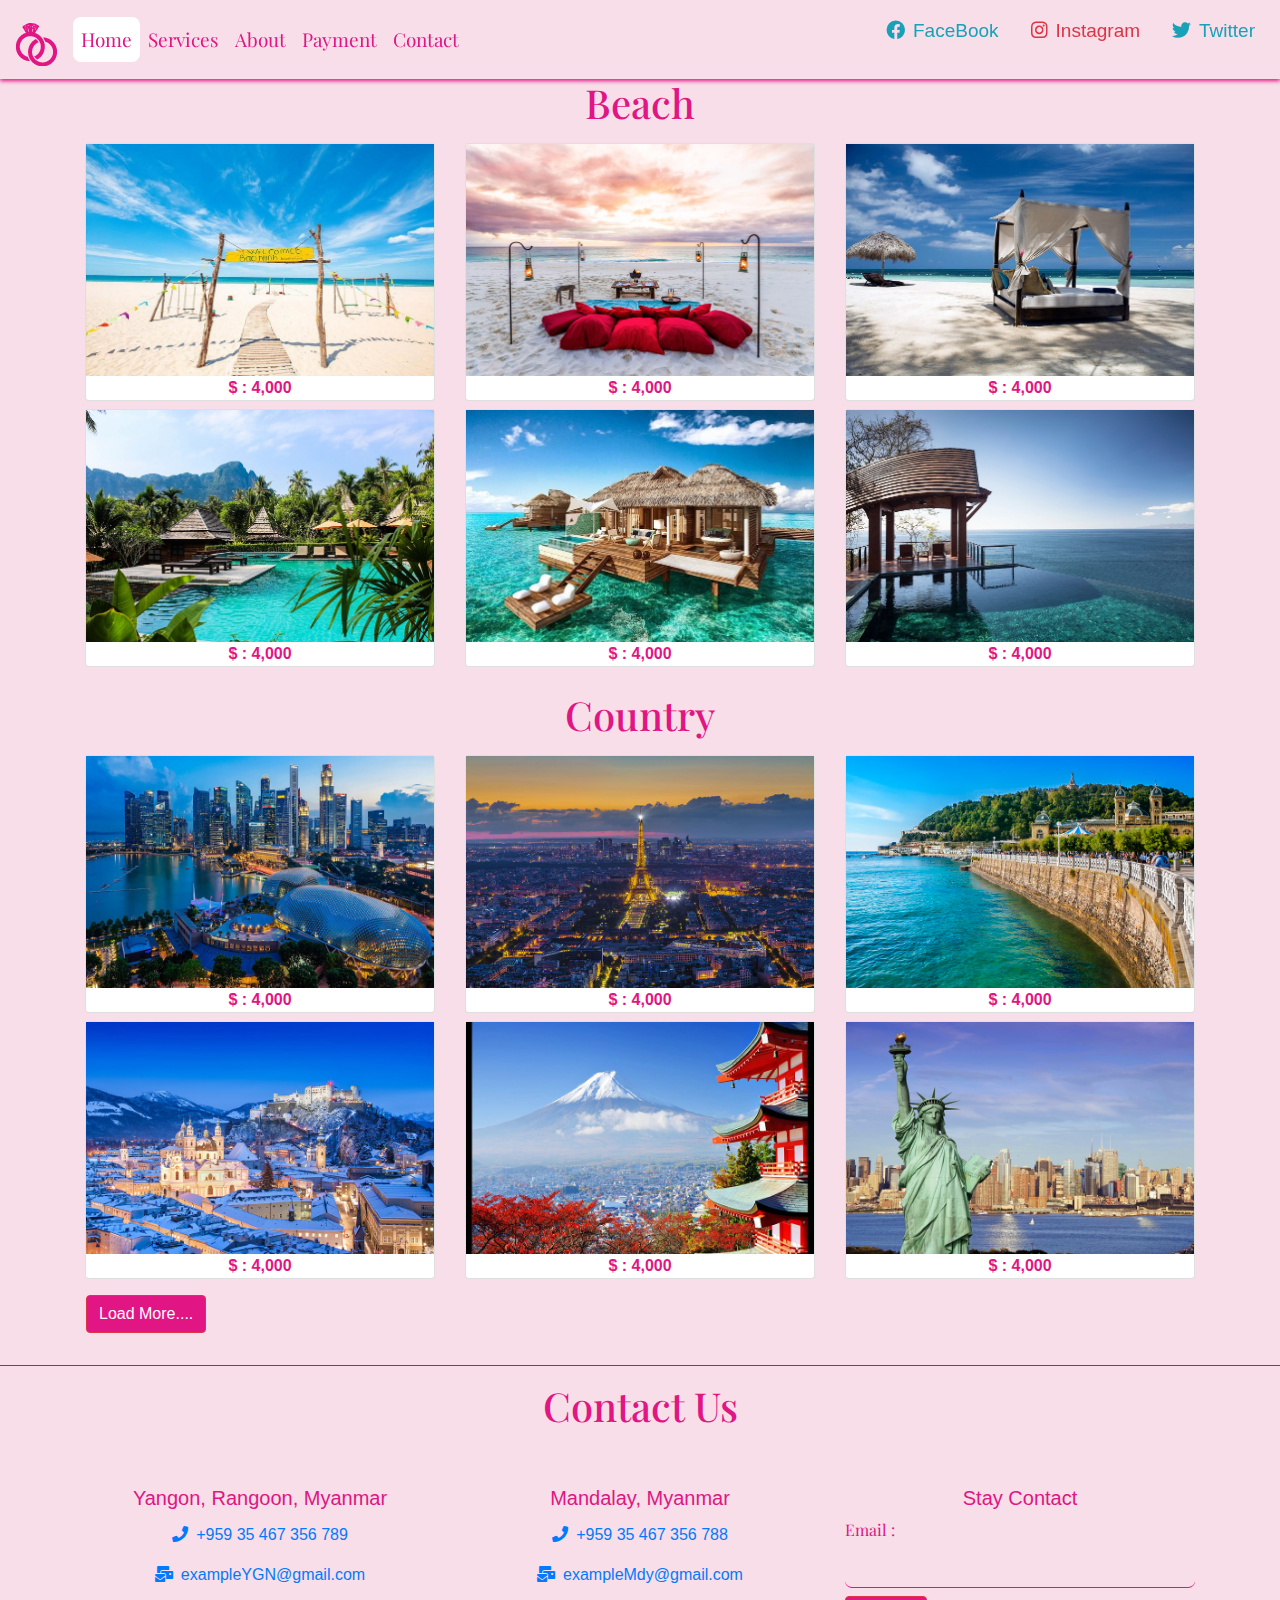
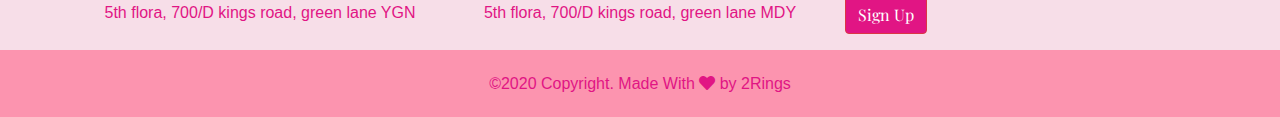
<file: honeymoon.html>
<!DOCTYPE html>
<html lang="en">
<head>
	<meta charset="UTF-8">	
	<meta name="viewport" content="width=device-width,initial-scale=1">
	<title>2Rings</title>
	<link rel="stylesheet" href="library/bootstrap/bootstrap.min.css">
	<link rel="stylesheet" href="library/fontawesome/fontawesome-all.min.css">
	<link rel="preconnect" href="https://fonts.gstatic.com">
	<link href="https://fonts.googleapis.com/css2?family=Playfair+Display:ital@1&display=swap" rel="stylesheet">
	<link rel="stylesheet" href="css/style.css">
	<link rel="shourtcut icon" href="images/logo.png">
</head>
<body>

	<!-- navbar starts -->
		<nav class="navbar sticky-top navbar-expand-lg navbar-light">
		  <button class="navbar-toggler" type="button" data-toggle="collapse" data-target="#navbarSupportedContent" aria-controls="navbarSupportedContent" aria-expanded="false" aria-label="Toggle navigation">
		    <span class="navbar-toggler-icon"></span>
		  </button>
		  <a class="navbar-brand font-ca font-size-35 text-ma" href="#"><img src="images/logo.png" alt=""></a>

		  <div class="collapse navbar-collapse" id="navbarSupportedContent">
		    <ul class="navbar-nav mr-auto">
		      <li class="nav-item current">
		        <a class="nav-link text-center font-ca font-size-19 text-ma" href="index.html">Home  <span class="sr-only">(current)</span></a>
		      </li>
		      <li class="nav-item">
		        <a class="nav-link text-center font-ca font-size-19 text-ma" href="#services">Services</a>
		      </li>
		      <li class="nav-item">
		        <a class="nav-link text-center font-ca font-size-19 text-ma" href="#about">About</a>
		      </li>
		      <li class="nav-item">
		        <a class="nav-link text-center font-ca font-size-19 text-ma" href="#card-wrap">Payment</a>
		      </li>
		      <li class="nav-item">
		        <a class="nav-link text-center font-ca font-size-19 text-ma" href="#contact-wrap">Contact</a>
		      </li>
		    </ul>
		     
		    	<ul class="nav1">
		    		<div class="row">
		    		<li class="nav-item1">
		    			<a href="#" class="nav-link1 text-info font-size-19 mr-4"><i class="fab fa-facebook px-2"></i>FaceBook</a>
		    		</li>
		    		<li class="nav-item1">
		    			<a href="#" class="nav-link1 text-danger font-size-19 mr-4"><i class="fab fa-instagram px-2"></i>Instagram</a>
		    		</li>
		    		<li class="nav-item1">
		    			<a href="#" class="nav-link1 text-info font-size-19 mr-4"><i class="fab fa-twitter px-2"></i>Twitter</a>
		    		</li>
		    		</div>
		    	</ul>
		  </div>
		</nav>


	<!-- honeymoon start -->
		<section id="honeymoon">
		<div class="container">
			<h1 class="text-center font-ca text-ma">Beach</h1>
			<div class="row">
				<div class="col-md-4">
					<div class="card mt-2">
						<div class="card-item">
							<img src="images/beach.jpg" alt="" class="img img-fluid">
							<div class="text-center text-ma"><b>$ : 4,000</b></div>
							<div class="overlay">
							    <div class="text">Beach U.S.A</div>
							  </div>
						</div>
					</div>
				</div>
				<div class="col-md-4">
					<div class="card mt-2">
						<div class="card-item">
							<img src="images/beach1.jpg" alt="" class="img img-fluid">
							<div class="text-center text-ma"><b>$ : 4,000</b></div>
							<div class="overlay">
							    <div class="text">Beach France</div>
							  </div>
						</div>
					</div>
				</div>
				<div class="col-md-4">
					<div class="card mt-2">
						<div class="card-item">
							<img src="images/beach2.jpg" alt="" class="img img-fluid">
							<div class="text-center text-ma"><b>$ : 4,000</b></div>
							<div class="overlay">
							    <div class="text">Beach Italy</div>
							  </div>
						</div>
					</div>
				</div>
		</div>

		
			<div class="row">
				<div class="col-md-4">
					<div class="card mt-2">
						<div class="card-item">
							<img src="images/beach3.jpg" alt="" class="img img-fluid">
							<div class="text-center text-ma"><b>$ : 4,000</b></div>
							<div class="overlay">
							    <div class="text">Beach Myanmar</div>
							  </div>
						</div>
					</div>
				</div>
				<div class="col-md-4">
					<div class="card mt-2">
						<div class="card-item">
							<img src="images/beach4.jpg" alt="" class="img img-fluid">
							<div class="text-center text-ma"><b>$ : 4,000</b></div>
							<div class="overlay">
							    <div class="text">Beach Thailand</div>
							  </div>
						</div>
					</div>
				</div>
				<div class="col-md-4">
					<div class="card mt-2">
						<div class="card-item">
							<img src="images/beach5.jfif" alt="" class="img img-fluid">
							<div class="text-center text-ma"><b>$ : 4,000</b></div>
							<div class="overlay">
							    <div class="text">Beach Mexico</div>
							  </div>
						</div>
					</div>
				</div>
		</div>
		</section>


	<!-- honeymoon-country start -->
		<section id="honeymoon-country">
		<div class="container mt-3">
			<h1 class="text-center font-ca text-ma mt-4">Country</h1>
			<div class="row">
				<div class="col-md-4">
					<div class="card mt-2">
						<div class="card-item">
							<img src="images/country.jpg" alt="" class="img img-fluid">
							<div class="text-center text-ma"><b>$ : 4,000</b></div>
							<div class="overlay">
							    <div class="text">Dubai</div>
							  </div>
						</div>
					</div>
				</div>
				<div class="col-md-4">
					<div class="card mt-2">
						<div class="card-item">
							<img src="images/country1.jpg" alt="" class="img img-fluid">
							<div class="text-center text-ma"><b>$ : 4,000</b></div>
							<div class="overlay">
							    <div class="text">France</div>
							  </div>
						</div>
					</div>
				</div>
				<div class="col-md-4">
					<div class="card mt-2">
						<div class="card-item">
							<img src="images/country2.jpg" alt="" class="img img-fluid">
							<div class="text-center text-ma"><b>$ : 4,000</b></div>
							<div class="overlay">
							    <div class="text">Italy</div>
							  </div>
						</div>
					</div>
				</div>
		</div>

		
			<div class="row">
				<div class="col-md-4">
					<div class="card mt-2">
						<div class="card-item">
							<img src="images/country3.jpg" alt="" class="img img-fluid">
							<div class="text-center text-ma"><b>$ : 4,000</b></div>
							<div class="overlay">
							    <div class="text">New Zealand</div>
							  </div>
						</div>
					</div>
				</div>
				<div class="col-md-4">
					<div class="card mt-2">
						<div class="card-item">
							<img src="images/country4.jpg" alt="" class="img img-fluid">
							<div class="text-center text-ma"><b>$ : 4,000</b></div>
							<div class="overlay">
							    <div class="text">Japan</div>
							  </div>
						</div>
					</div>
				</div>
				<div class="col-md-4">
					<div class="card mt-2">
						<div class="card-item">
							<img src="images/country5.jpg" alt="" class="img img-fluid">
							<div class="text-center text-ma"><b>$ : 4,000</b></div>
							<div class="overlay">
							    <div class="text">USA</div>
							  </div>
						</div>
					</div>
				</div>
				<button class="btn btn-outline-danger bg-ma mb-3 mt-3 ml-3">Load More....</button>
		</div>
		</section>
		<hr  style="background-color: #e11584;">




	<!-- contact us start -->
		<section class="container" id="contact-wrap">
			<h1 class="text-center text-ma mt-3 font-ca">Contact Us</h1>
			<div class="row">
				<div class="col-md-4 mt-5">
					<h5 class="text-center text-ma">Yangon, Rangoon, Myanmar</h5>
					<p class="text-center text-pink"><i class="fas fa-phone text-primary mt-2 pr-2"></i><a href="#">+959 35 467 356 789</a></p>
					<p class="text-center text-pink"><i class="	fas fa-mail-bulk text-primary pr-2"></i><a href="#">exampleYGN@gmail.com</a></p>
					<h6 class="text-center text-ma">5th flora, 700/D kings road,
					green lane YGN</h6>
				</div>

				<div class="col-md-4 mt-5">
					<h5 class="text-center text-ma">Mandalay, Myanmar</h5>
					<p class="text-center text-pink"><i class="fas fa-phone text-primary mt-2 pr-2"></i><a href="#">+959 35 467 356 788</a></p>
					<p class="text-center text-pink"><i class="	fas fa-mail-bulk text-primary pr-2"></i><a href="#">exampleMdy@gmail.com</a></p>
					<h6 class="text-center text-ma">5th flora, 700/D kings road,
					green lane MDY</h6>
				</div>

				<div class="col-md-4 mt-5">
					<h5 class="text-center text-ma">Stay Contact</h5>
					<label for="email1" class="text-ma font-ca">Email :</label>
					<input type="email" class="form-control btn-outline-danger text-ma" id="email1">
					<button class="btn btn-outline-danger mt-2 mb-3 font-ca">Sign Up</button>
				</div>
				
			</div>
		</section>


	<!-- footer section -->
			<footer class="wap">
	  					<div class="foot">
	  						<div class="container-fluid">
	  							<div class="row">
	  							<div class="col-12">
	  								<h6 class="mt-4 mb-4 text-center text-ma">&copy;2020 Copyright. Made With <i class="fas fa-heart text-ma"></i> by <span class="text-ma">2Rings</span></h6>
	  							</div>
	  						</div>
	  					</div>
	  				</div>
	  			</footer>


	<script src="library/bootstrap/jquery-3.4.1.slim.min.js"></script>
	<script src="library/bootstrap/popper.min.js"></script>
	<script src="library/bootstrap/bootstrap.min.js"></script>
	<script src="js/script.js"></script>
</body>
</html>
</file>
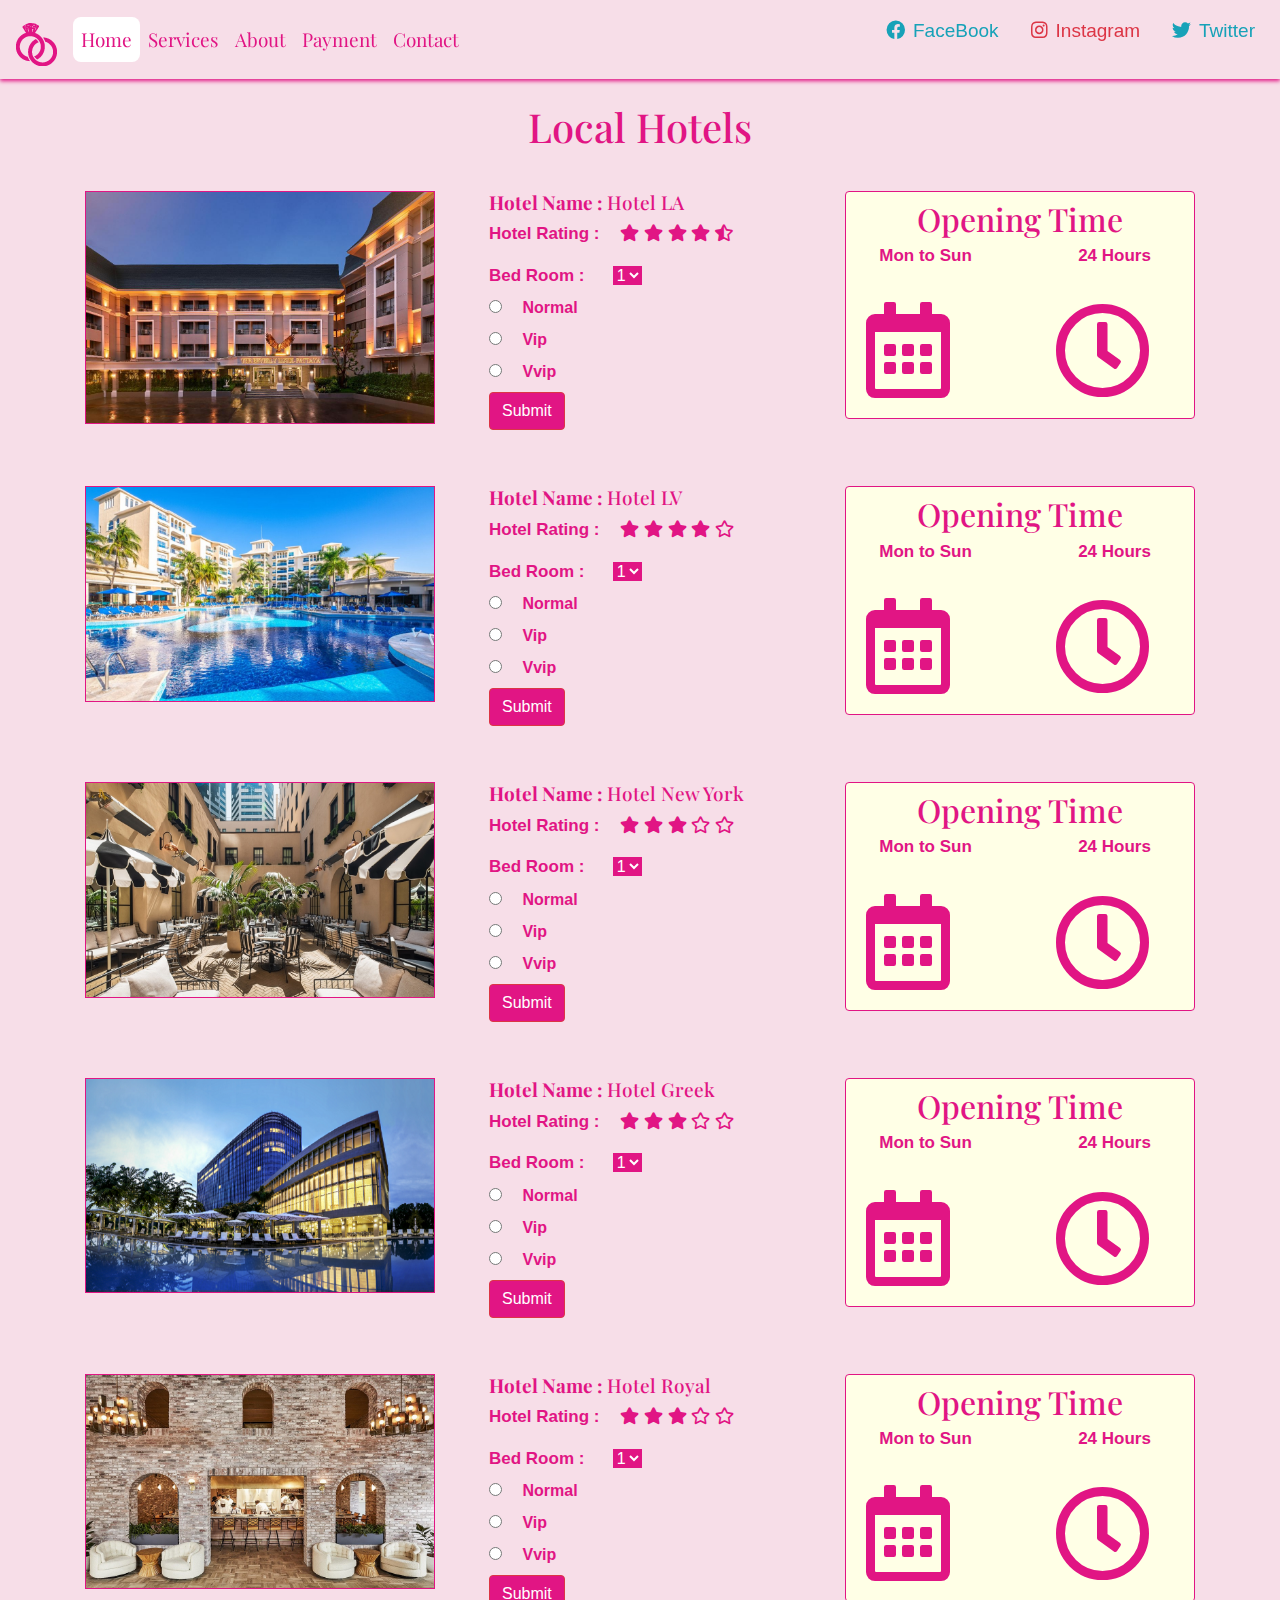
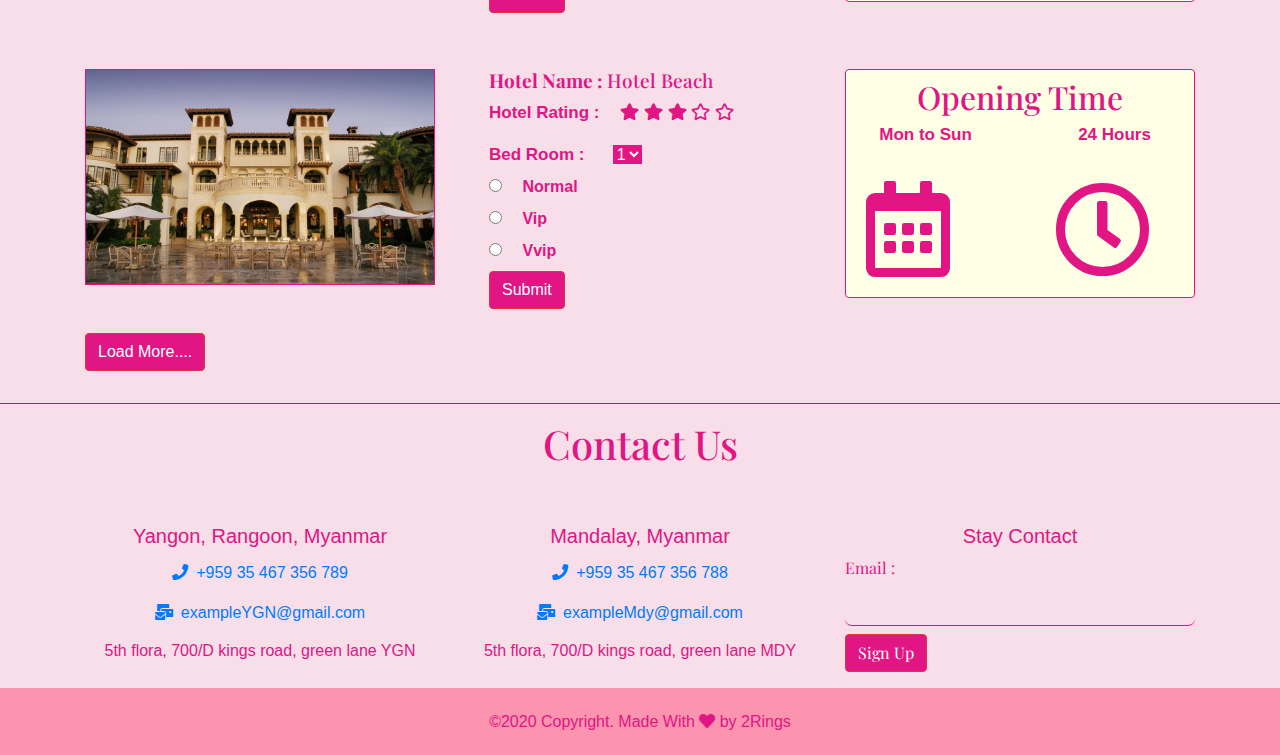
<file: hotels.html>
<!DOCTYPE html>
<html lang="en">
<head>
	<meta charset="UTF-8">	
	<meta name="viewport" content="width=device-width,initial-scale=1">
	<title>2Rings</title>
	<link rel="stylesheet" href="library/bootstrap/bootstrap.min.css">
	<link rel="stylesheet" href="library/fontawesome/fontawesome-all.min.css">
	<link rel="preconnect" href="https://fonts.gstatic.com">
	<link href="https://fonts.googleapis.com/css2?family=Playfair+Display:ital@1&display=swap" rel="stylesheet">
	<link rel="stylesheet" href="css/style.css">
	<link rel="shourtcut icon" href="images/logo.png">
</head>
<body>

	<!-- navbar starts -->
		<nav class="navbar sticky-top navbar-expand-lg navbar-light">
		  <button class="navbar-toggler" type="button" data-toggle="collapse" data-target="#navbarSupportedContent" aria-controls="navbarSupportedContent" aria-expanded="false" aria-label="Toggle navigation">
		    <span class="navbar-toggler-icon"></span>
		  </button>
		  <a class="navbar-brand font-ca font-size-35 text-ma" href="#"><img src="images/logo.png" alt=""></a>

		  <div class="collapse navbar-collapse" id="navbarSupportedContent">
		    <ul class="navbar-nav mr-auto">
		      <li class="nav-item current">
		        <a class="nav-link text-center font-ca font-size-19 text-ma" href="index.html">Home  <span class="sr-only">(current)</span></a>
		      </li>
		      <li class="nav-item">
		        <a class="nav-link text-center font-ca font-size-19 text-ma" href="#services">Services</a>
		      </li>
		      <li class="nav-item">
		        <a class="nav-link text-center font-ca font-size-19 text-ma" href="#about">About</a>
		      </li>
		      <li class="nav-item">
		        <a class="nav-link text-center font-ca font-size-19 text-ma" href="#card-wrap">Payment</a>
		      </li>
		      <li class="nav-item">
		        <a class="nav-link text-center font-ca font-size-19 text-ma" href="#contact-wrap">Contact</a>
		      </li>
		    </ul>
		     
		    	<ul class="nav1">
		    		<div class="row">
		    		<li class="nav-item1">
		    			<a href="#" class="nav-link1 text-info font-size-19 mr-4"><i class="fab fa-facebook px-2"></i>FaceBook</a>
		    		</li>
		    		<li class="nav-item1">
		    			<a href="#" class="nav-link1 text-danger font-size-19 mr-4"><i class="fab fa-instagram px-2"></i>Instagram</a>
		    		</li>
		    		<li class="nav-item1">
		    			<a href="#" class="nav-link1 text-info font-size-19 mr-4"><i class="fab fa-twitter px-2"></i>Twitter</a>
		    		</li>
		    		</div>
		    	</ul>
		  </div>
		</nav>

	<!-- hotel-1 start -->
		<section id="hotel1">
			<div class="container mt-4">
				<h1 class="text-center font-ca text-ma">Local Hotels</h1>
				<div class="row mb-4">
					<div class="img-wrap col-md-6 mt-2 col-lg-4">
						<img src="images/hotel1.jpg" alt="" class="img img-fluid mt-4">
					</div>

					<div class="col-md-6 mt-2 col-lg-4">
						<h3 class="text-ma font-ca font-size-19 mt-4 ml-4"><b>Hotel Name : </b>Hotel LA</h3>
						<p class="font-size-17 text-ma ml-4"><b>Hotel Rating : </b>
						<span class="hotel-star font-size-17 text-ma ml-3 ml-3">
								<i class="fa fa-star"></i>
								<i class="fa fa-star"></i>
								<i class="fa fa-star"></i>
								<i class="fa fa-star"></i>
								<i class="fas fa-star-half-alt"></i>						
						</span>
						</p>
						<div class="option">
							<label for="country" class="font-size-17 text-ma ml-4"><b>Bed Room : </b></label>
					      <select id="room" name="country" class="room ml-3 ml-4">
					        <option value="australia">1</option>
					        <option value="canada">2</option>
					        <option value="usa">3</option>
					      </select>
					    </div>
					    <div class="radio ml-4">
						  <input type="radio" id="normal" name="room" value="normal">
						  <label for="normal" class="ml-3 text-ma"><b>Normal</b></label><br>
						  <input type="radio" id="vip" name="room" value="vip">
						  <label for="vip" class="ml-3 text-ma"><b>Vip</b></label><br>
						  <input type="radio" id="vvip" name="room" value="vvip">
						  <label for="vvip" class="ml-3 text-ma"><b>Vvip</b></label>
						</div>	
						<div class="submit">
							<button class="btn btn-outline-danger bg-ma ml-4">Submit</button>
						</div>
					</div>

					<div class="col-md-12 mt-2 col-lg-4">
									<div class="card bg-light-pink mt-4">
										<div class="card-head">
											<h2 class="text-center font-ca text-ma pd-2 mt-2">Opening Time</h2>
											<div class="row">
												<div class="col-6">
													<h5 class="text-center font-size-17 text-ma"><b>Mon to Sun</b></h5>
													<div class="card-body">
														<i class="far fa-calendar-alt fa-6x text-ma mt-2 text-center"></i>
													</div>
												</div>
												<div class="col-6">
													<h5 class="text-center font-size-17 text-ma"><b>24 Hours</b></h5>
													<div class="card-body">
														<i class="far fa-clock fa-6x text-ma mt-2 text-center"></i>
													</div>
												</div>
												</div>
												</div>
												</div>
					</div>

				</div>

				<div class="row mb-4">
					<div class="img-wrap col-md-6 mt-2 col-lg-4">
						<img src="images/hotel2.jpg" alt="" class="img img-fluid mt-4">
					</div>

					<div class="col-md-6 mt-2 col-lg-4">
						<h3 class="text-ma font-ca font-size-19 mt-4 ml-4"><b>Hotel Name : </b>Hotel LV</h3>
						<p class="font-size-17 text-ma ml-4"><b>Hotel Rating : </b>
						<span class="hotel-star font-size-17 text-ma ml-3 ml-3">
								<i class="fa fa-star"></i>
								<i class="fa fa-star"></i>
								<i class="fa fa-star"></i>
								<i class="fa fa-star"></i>
								<i class="far fa-star"></i>						
						</span>
						</p>
						<div class="option">
							<label for="country" class="font-size-17 text-ma ml-4"><b>Bed Room : </b></label>
					      <select id="room" name="country" class="room ml-3 ml-4">
					        <option value="australia">1</option>
					        <option value="canada">2</option>
					        <option value="usa">3</option>
					      </select>
					    </div>
					    <div class="radio ml-4">
						  <input type="radio" id="nl" name="rv" value="nl">
						  <label for="nl" class="ml-3 text-ma"><b>Normal</b></label><br>
						  <input type="radio" id="ip" name="rv" value="ip">
						  <label for="ip" class="ml-3 text-ma"><b>Vip</b></label><br>
						  <input type="radio" id="iip" name="rv" value="iip">
						  <label for="iip" class="ml-3 text-ma"><b>Vvip</b></label>
						</div>	
						<div class="submit">
							<button class="btn btn-outline-danger bg-ma ml-4">Submit</button>
						</div>
					</div>

					<div class="col-md-12 mt-2 col-lg-4">
									<div class="card bg-light-pink mt-4">
										<div class="card-head">
											<h2 class="text-center font-ca text-ma pd-2 mt-2">Opening Time</h2>
											<div class="row">
												<div class="col-6">
													<h5 class="text-center font-size-17 text-ma"><b>Mon to Sun</b></h5>
													<div class="card-body">
														<i class="far fa-calendar-alt fa-6x text-ma mt-2 text-center"></i>
													</div>
												</div>
												<div class="col-6">
													<h5 class="text-center font-size-17 text-ma"><b>24 Hours</b></h5>
													<div class="card-body">
														<i class="far fa-clock fa-6x text-ma mt-2 text-center"></i>
													</div>
														</div>
												</div>
										</div>
								</div>
						</div>

				</div>
				<div class="row mb-4">
					<div class="img-wrap col-md-6 mt-2 col-lg-4">
						<img src="images/hotel4.jpg" alt="" class="img img-fluid mt-4">
					</div>

					<div class="col-md-6 mt-2 col-lg-4">
						<h3 class="text-ma font-ca font-size-19 mt-4 ml-4"><b>Hotel Name : </b>Hotel New York</h3>
						<p class="font-size-17 text-ma ml-4"><b>Hotel Rating : </b>
						<span class="hotel-star font-size-17 text-ma ml-3 ml-3">
								<i class="fa fa-star"></i>
								<i class="fa fa-star"></i>
								<i class="fa fa-star"></i>
								<i class="far fa-star"></i>
								<i class="far fa-star"></i>						
						</span>
						</p>
						<div class="option">
							<label for="country" class="font-size-17 text-ma ml-4"><b>Bed Room : </b></label>
					      <select id="room" name="country" class="room ml-3 ml-4">
					        <option value="australia">1</option>
					        <option value="canada">2</option>
					        <option value="usa">3</option>
					      </select>
					    </div>
					    <div class="radio ml-4">
						  <input type="radio" id="nrm" name="rm" value="nrm">
						  <label for="nrm" class="ml-3 text-ma"><b>Normal</b></label><br>
						  <input type="radio" id="v" name="rm" value="v">
						  <label for="v" class="ml-3 text-ma"><b>Vip</b></label><br>
						  <input type="radio" id="vv" name="rm" value="vv">
						  <label for="vv" class="ml-3 text-ma"><b>Vvip</b></label>
						</div>	
						<div class="submit">
							<button class="btn btn-outline-danger bg-ma ml-4">Submit</button>
						</div>
					</div>

					<div class="col-md-12 mt-2 col-lg-4">
									<div class="card bg-light-pink mt-4">
										<div class="card-head">
											<h2 class="text-center font-ca text-ma pd-2 mt-2">Opening Time</h2>
											<div class="row">
												<div class="col-6">
													<h5 class="text-center font-size-17 text-ma"><b>Mon to Sun</b></h5>
													<div class="card-body">
														<i class="far fa-calendar-alt fa-6x text-ma mt-2 text-center"></i>
													</div>
												</div>
												<div class="col-6">
													<h5 class="text-center font-size-17 text-ma"><b>24 Hours</b></h5>
													<div class="card-body">
														<i class="far fa-clock fa-6x text-ma mt-2 text-center"></i>
													</div>
										</div>
									</div>
								</div>
							</div>
						</div>

					</div>
				<div class="row mb-4">
					<div class="img-wrap col-md-6 mt-2 col-lg-4">
						<img src="images/hotel3.jpg" alt="" class="img img-fluid mt-4">
					</div>

					<div class="col-md-6 mt-2 col-lg-4">
						<h3 class="text-ma font-ca font-size-19 mt-4 ml-4"><b>Hotel Name : </b>Hotel Greek</h3>
						<p class="font-size-17 text-ma ml-4"><b>Hotel Rating : </b>
						<span class="hotel-star font-size-17 text-ma ml-3 ml-3">
								<i class="fa fa-star"></i>
								<i class="fa fa-star"></i>
								<i class="fa fa-star"></i>
								<i class="far fa-star"></i>
								<i class="far fa-star"></i>						
						</span>
						</p>
						<div class="option">
							<label for="country" class="font-size-17 text-ma ml-4"><b>Bed Room : </b></label>
					      <select id="room" name="country" class="room ml-3 ml-4">
					        <option value="australia">1</option>
					        <option value="canada">2</option>
					        <option value="usa">3</option>
					      </select>
					    </div>
					    <div class="radio ml-4">
						  <input type="radio" id="nrm" name="rm" value="nrm">
						  <label for="nrm" class="ml-3 text-ma"><b>Normal</b></label><br>
						  <input type="radio" id="v" name="rm" value="v">
						  <label for="v" class="ml-3 text-ma"><b>Vip</b></label><br>
						  <input type="radio" id="vv" name="rm" value="vv">
						  <label for="vv" class="ml-3 text-ma"><b>Vvip</b></label>
						</div>	
						<div class="submit">
							<button class="btn btn-outline-danger bg-ma ml-4">Submit</button>
						</div>
					</div>

					<div class="col-md-12 mt-2 col-lg-4">
									<div class="card bg-light-pink mt-4">
										<div class="card-head">
											<h2 class="text-center font-ca text-ma pd-2 mt-2">Opening Time</h2>
											<div class="row">
												<div class="col-6">
													<h5 class="text-center font-size-17 text-ma"><b>Mon to Sun</b></h5>
													<div class="card-body">
														<i class="far fa-calendar-alt fa-6x text-ma mt-2 text-center"></i>
													</div>
												</div>
												<div class="col-6">
													<h5 class="text-center font-size-17 text-ma"><b>24 Hours</b></h5>
													<div class="card-body">
														<i class="far fa-clock fa-6x text-ma mt-2 text-center"></i>
													</div>
										</div>
									</div>
								</div>
							</div>
						</div>

					</div>
				<div class="row mb-4">
					<div class="img-wrap col-md-6 mt-2 col-lg-4">
						<img src="images/hotel5.jpg" alt="" class="img img-fluid mt-4">
					</div>

					<div class="col-md-6 mt-2 col-lg-4">
						<h3 class="text-ma font-ca font-size-19 mt-4 ml-4"><b>Hotel Name : </b>Hotel Royal</h3>
						<p class="font-size-17 text-ma ml-4"><b>Hotel Rating : </b>
						<span class="hotel-star font-size-17 text-ma ml-3 ml-3">
								<i class="fa fa-star"></i>
								<i class="fa fa-star"></i>
								<i class="fa fa-star"></i>
								<i class="far fa-star"></i>
								<i class="far fa-star"></i>						
						</span>
						</p>
						<div class="option">
							<label for="country" class="font-size-17 text-ma ml-4"><b>Bed Room : </b></label>
					      <select id="room" name="country" class="room ml-3 ml-4">
					        <option value="australia">1</option>
					        <option value="canada">2</option>
					        <option value="usa">3</option>
					      </select>
					    </div>
					    <div class="radio ml-4">
						  <input type="radio" id="nrm" name="rm" value="nrm">
						  <label for="nrm" class="ml-3 text-ma"><b>Normal</b></label><br>
						  <input type="radio" id="v" name="rm" value="v">
						  <label for="v" class="ml-3 text-ma"><b>Vip</b></label><br>
						  <input type="radio" id="vv" name="rm" value="vv">
						  <label for="vv" class="ml-3 text-ma"><b>Vvip</b></label>
						</div>	
						<div class="submit">
							<button class="btn btn-outline-danger bg-ma ml-4">Submit</button>
						</div>
					</div>

					<div class="col-md-12 mt-2 col-lg-4">
									<div class="card bg-light-pink mt-4">
										<div class="card-head">
											<h2 class="text-center font-ca text-ma pd-2 mt-2">Opening Time</h2>
											<div class="row">
												<div class="col-6">
													<h5 class="text-center font-size-17 text-ma"><b>Mon to Sun</b></h5>
													<div class="card-body">
														<i class="far fa-calendar-alt fa-6x text-ma mt-2 text-center"></i>
													</div>
												</div>
												<div class="col-6">
													<h5 class="text-center font-size-17 text-ma"><b>24 Hours</b></h5>
													<div class="card-body">
														<i class="far fa-clock fa-6x text-ma mt-2 text-center"></i>
													</div>
										</div>
									</div>
								</div>
							</div>
						</div>

					</div>
				<div class="row mb-4">
					<div class="img-wrap col-md-6 mt-2 col-lg-4">
						<img src="images/hotel6.jpg" alt="" class="img img-fluid mt-4">
					</div>

					<div class="col-md-6 mt-2 col-lg-4">
						<h3 class="text-ma font-ca font-size-19 mt-4 ml-4"><b>Hotel Name : </b>Hotel Beach</h3>
						<p class="font-size-17 text-ma ml-4"><b>Hotel Rating : </b>
						<span class="hotel-star font-size-17 text-ma ml-3 ml-3">
								<i class="fa fa-star"></i>
								<i class="fa fa-star"></i>
								<i class="fa fa-star"></i>
								<i class="far fa-star"></i>
								<i class="far fa-star"></i>						
						</span>
						</p>
						<div class="option">
							<label for="country" class="font-size-17 text-ma ml-4"><b>Bed Room : </b></label>
					      <select id="room" name="country" class="room ml-3 ml-4">
					        <option value="australia">1</option>
					        <option value="canada">2</option>
					        <option value="usa">3</option>
					      </select>
					    </div>
					    <div class="radio ml-4">
						  <input type="radio" id="nrm" name="rm" value="nrm">
						  <label for="nrm" class="ml-3 text-ma"><b>Normal</b></label><br>
						  <input type="radio" id="v" name="rm" value="v">
						  <label for="v" class="ml-3 text-ma"><b>Vip</b></label><br>
						  <input type="radio" id="vv" name="rm" value="vv">
						  <label for="vv" class="ml-3 text-ma"><b>Vvip</b></label>
						</div>	
						<div class="submit">
							<button class="btn btn-outline-danger bg-ma ml-4">Submit</button>
						</div>
					</div>

					<div class="col-md-12 mt-2 col-lg-4">
									<div class="card bg-light-pink mt-4">
										<div class="card-head">
											<h2 class="text-center font-ca text-ma pd-2 mt-2">Opening Time</h2>
											<div class="row">
												<div class="col-6">
													<h5 class="text-center font-size-17 text-ma"><b>Mon to Sun</b></h5>
													<div class="card-body">
														<i class="far fa-calendar-alt fa-6x text-ma mt-2 text-center"></i>
													</div>
												</div>
												<div class="col-6">
													<h5 class="text-center font-size-17 text-ma"><b>24 Hours</b></h5>
													<div class="card-body">
														<i class="far fa-clock fa-6x text-ma mt-2 text-center"></i>
													</div>
										</div>
									</div>
								</div>
							</div>
						</div>

					</div>

						<button class="btn btn-outline-danger bg-ma mb-3">Load More....</button>
				</div>
			</section>
			<hr style="background-color: #e11584;">


	<!-- contact us start -->
		<section class="container" id="contact-wrap">
			<h1 class="text-center text-ma mt-3 font-ca">Contact Us</h1>
			<div class="row">
				<div class="col-md-4 mt-5">
					<h5 class="text-center text-ma">Yangon, Rangoon, Myanmar</h5>
					<p class="text-center text-pink"><i class="fas fa-phone text-primary mt-2 pr-2"></i><a href="#">+959 35 467 356 789</a></p>
					<p class="text-center text-pink"><i class="	fas fa-mail-bulk text-primary pr-2"></i><a href="#">exampleYGN@gmail.com</a></p>
					<h6 class="text-center text-ma">5th flora, 700/D kings road,
					green lane YGN</h6>
				</div>

				<div class="col-md-4 mt-5">
					<h5 class="text-center text-ma">Mandalay, Myanmar</h5>
					<p class="text-center text-pink"><i class="fas fa-phone text-primary mt-2 pr-2"></i><a href="#">+959 35 467 356 788</a></p>
					<p class="text-center text-pink"><i class="	fas fa-mail-bulk text-primary pr-2"></i><a href="#">exampleMdy@gmail.com</a></p>
					<h6 class="text-center text-ma">5th flora, 700/D kings road,
					green lane MDY</h6>
				</div>

				<div class="col-md-4 mt-5">
					<h5 class="text-center text-ma">Stay Contact</h5>
					<label for="email1" class="text-ma font-ca">Email :</label>
					<input type="email" class="form-control btn-outline-danger text-ma" id="email1">
					<button class="btn btn-outline-danger mt-2 mb-3 font-ca">Sign Up</button>
				</div>
				
			</div>
		</section>


	<!-- footer section -->
			<footer class="wap">
	  					<div class="foot">
	  						<div class="container-fluid">
	  							<div class="row">
	  							<div class="col-12">
	  								<h6 class="mt-4 mb-4 text-center text-ma">&copy;2020 Copyright. Made With <i class="fas fa-heart text-ma"></i> by <span class="text-ma">2Rings</span></h6>
	  							</div>
	  						</div>
	  					</div>
	  				</div>
	  			</footer>


	<script src="library/bootstrap/jquery-3.4.1.slim.min.js"></script>
	<script src="library/bootstrap/popper.min.js"></script>
	<script src="library/bootstrap/bootstrap.min.js"></script>
	<script src="js/script.js"></script>
</body>
</html>
</file>
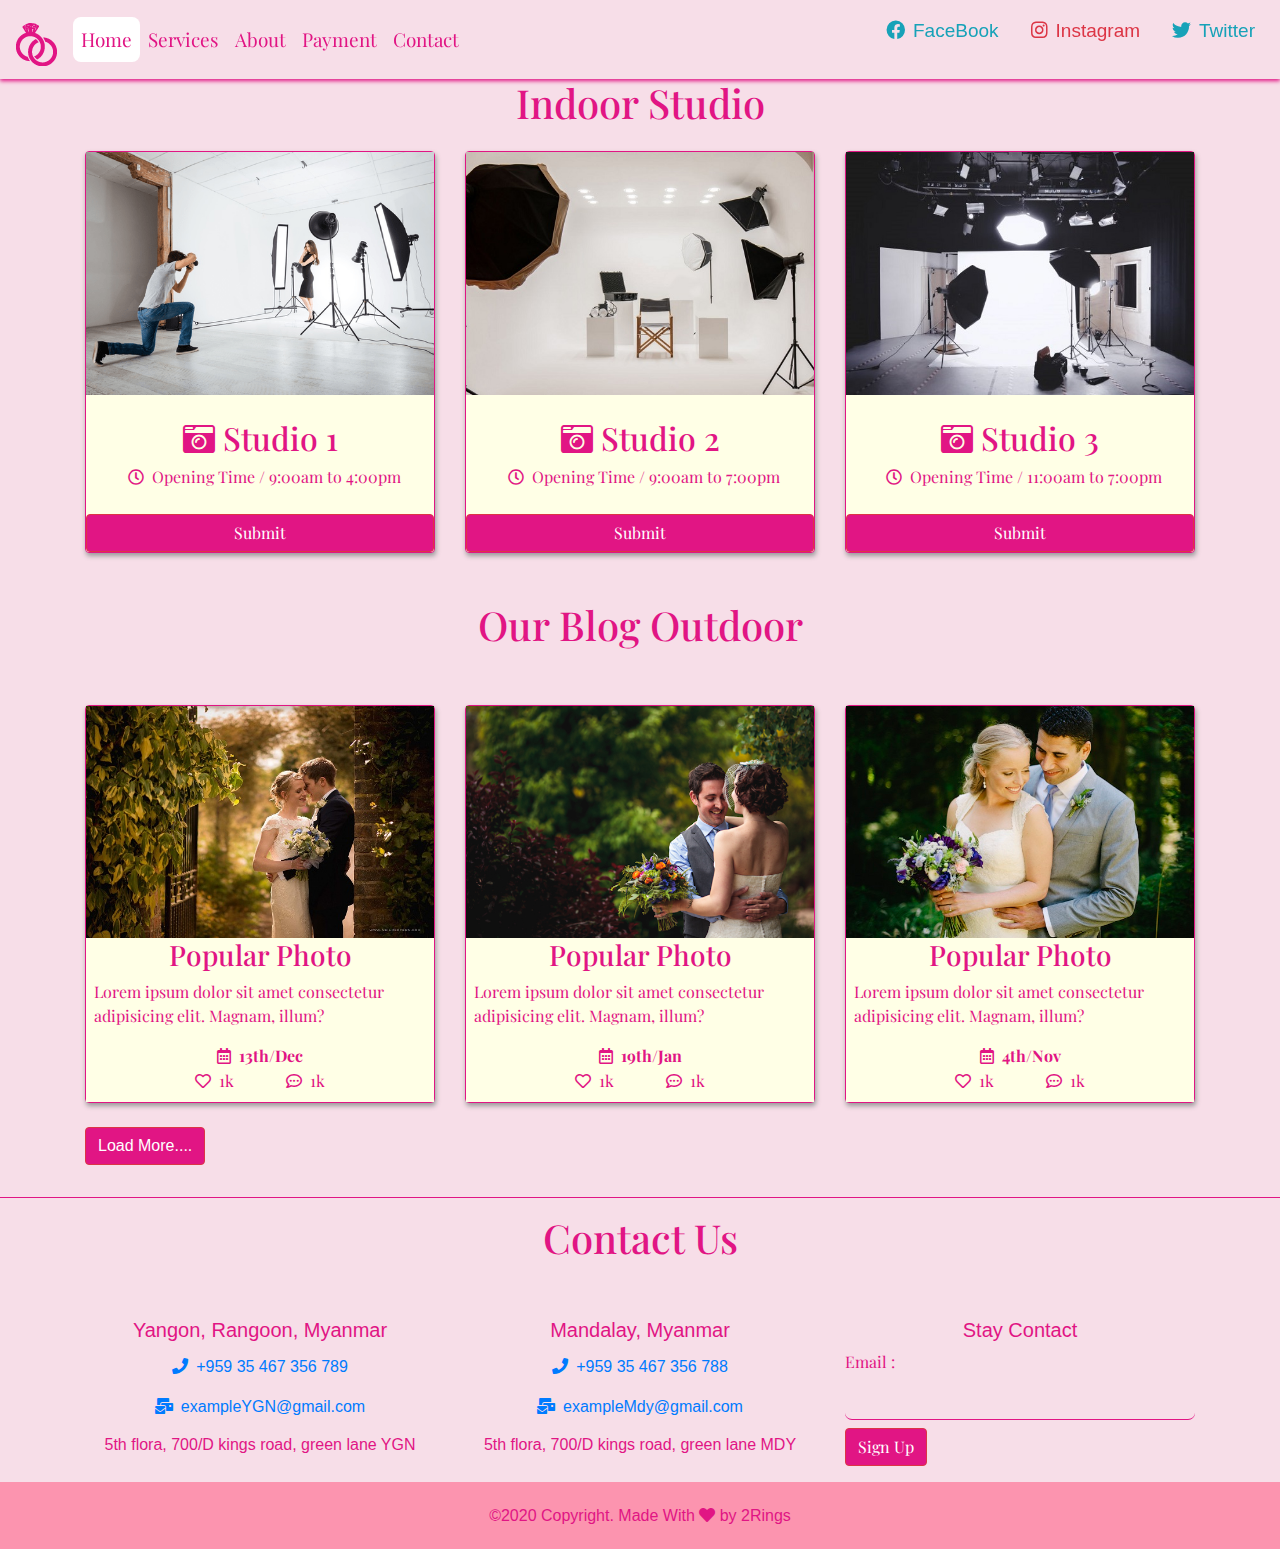
<file: pre-photo.html>
<!DOCTYPE html>
<html lang="en">
<head>
	<meta charset="UTF-8">	
	<meta name="viewport" content="width=device-width,initial-scale=1">
	<title>2Rings</title>
	<link rel="stylesheet" href="library/bootstrap/bootstrap.min.css">
	<link rel="stylesheet" href="library/fontawesome/fontawesome-all.min.css">
	<link rel="preconnect" href="https://fonts.gstatic.com">
	<link href="https://fonts.googleapis.com/css2?family=Playfair+Display:ital@1&display=swap" rel="stylesheet">
	<link rel="stylesheet" href="css/style.css">
	<link rel="shourtcut icon" href="images/logo.png">
</head>
<body>

	<!-- navbar starts -->
		<nav class="navbar sticky-top navbar-expand-lg navbar-light">
		  <button class="navbar-toggler" type="button" data-toggle="collapse" data-target="#navbarSupportedContent" aria-controls="navbarSupportedContent" aria-expanded="false" aria-label="Toggle navigation">
		    <span class="navbar-toggler-icon"></span>
		  </button>
		  <a class="navbar-brand font-ca font-size-35 text-ma" href="#"><img src="images/logo.png" alt=""></a>

		  <div class="collapse navbar-collapse" id="navbarSupportedContent">
		    <ul class="navbar-nav mr-auto">
		      <li class="nav-item current">
		        <a class="nav-link text-center font-ca font-size-19 text-ma" href="index.html">Home  <span class="sr-only">(current)</span></a>
		      </li>
		      <li class="nav-item">
		        <a class="nav-link text-center font-ca font-size-19 text-ma" href="#services">Services</a>
		      </li>
		      <li class="nav-item">
		        <a class="nav-link text-center font-ca font-size-19 text-ma" href="#about">About</a>
		      </li>
		      <li class="nav-item">
		        <a class="nav-link text-center font-ca font-size-19 text-ma" href="#card-wrap">Payment</a>
		      </li>
		      <li class="nav-item">
		        <a class="nav-link text-center font-ca font-size-19 text-ma" href="#contact-wrap">Contact</a>
		      </li>
		    </ul>
		     
		    	<ul class="nav1">
		    		<div class="row">
		    		<li class="nav-item1">
		    			<a href="#" class="nav-link1 text-info font-size-19 mr-4"><i class="fab fa-facebook px-2"></i>FaceBook</a>
		    		</li>
		    		<li class="nav-item1">
		    			<a href="#" class="nav-link1 text-danger font-size-19 mr-4"><i class="fab fa-instagram px-2"></i>Instagram</a>
		    		</li>
		    		<li class="nav-item1">
		    			<a href="#" class="nav-link1 text-info font-size-19 mr-4"><i class="fab fa-twitter px-2"></i>Twitter</a>
		    		</li>
		    		</div>
		    	</ul>
		  </div>
		</nav>

	<!-- indoor -->
		<section id="indoor">
			<div class="container mb-5">
				<h1 class="text-center font-ca text-ma">Indoor Studio</h1>
				<div class="row">
					<div class="col-md-4">
						<div class="card mt-3" style="border-color: #e11584; background-color: #ffffe6;">
							<div class="card-item">
								<img src="images/indoor.png" alt="" class="img img-fluid">
							</div>
							<h2 class="st-name text-center font-ca text-ma mt-4"><i class="fas fa-camera-retro fa-1x pr-2"></i>Studio 1</h2>
							<div class="logo text-center">
								<span class="text font-ca text-ma"><i class="far fa-clock ml-2 mr-2 text-ma"></i>Opening Time / 9:00am to 4:00pm</span>
							</div>
							<button class="btn btn-outline-danger bg-ma font-ca mt-4">Submit</button>
						</div>
					</div>
					<div class="col-md-4">
						<div class="card mt-3" style="border-color: #e11584; background-color: #ffffe6;">
							<div class="card-item">
								<img src="images/indoor1.jpg" alt="" class="img img-fluid">
							</div>
							<h2 class="st-name text-center font-ca text-ma mt-4"><i class="fas fa-camera-retro fa-1x pr-2"></i>Studio 2</h2>
							<div class="logo text-center">
								<span class="text font-ca text-ma"><i class="far fa-clock ml-2 mr-2 text-ma"></i>Opening Time / 9:00am to 7:00pm</span>
							</div>
							<button class="btn btn-outline-danger bg-ma font-ca mt-4">Submit</button>
						</div>
					</div>
					<div class="col-md-4">
						<div class="card mt-3" style="border-color: #e11584; background-color: #ffffe6;">
							<div class="card-item">
								<img src="images/indoor2.jpeg" alt="" class="img img-fluid">
							</div>
							<h2 class="st-name text-center font-ca text-ma mt-4"><i class="fas fa-camera-retro fa-1x pr-2"></i>Studio 3</h2>
							<div class="logo text-center">
								<span class="text font-ca text-ma"><i class="far fa-clock ml-2 mr-2 text-ma"></i>Opening Time / 11:00am to 7:00pm</span>
							</div>
							<button class="btn btn-outline-danger bg-ma font-ca mt-4">Submit</button>
						</div>
					</div>
				</div>
			</div>
		</section>

	<!-- outdoor -->
		<section id="outdoor">
			<div class="container">
				<h1 class="text-center font-ca text-ma">Our Blog Outdoor</h1>
				<div class="row mb-4">
					<div class="col-md-4">
						<div class="card mt-5" style="border-color: #e11584;">
							<div class="card-item bg-light-pink">
								<img src="images/outdoor.jpg" alt="" class="img img-fluid">
								<h3 class="text-center font-ca text-ma">Popular Photo</h3>
								<p class="ml-2 text-ma font-ca">Lorem ipsum dolor sit amet consectetur adipisicing elit. Magnam, illum?</p>
								<div class="logo text-center">
									<span class="text font-ca text-ma"><i class="far fa-calendar-alt mr-2"></i><b>13th/Dec</b></span>
								</div>
								<div class="lg text-center mb-2">
									<span class="text mr-5 font-ca text-ma"><i class="far fa-heart mr-2"></i>1k</span>
								    <span class="text font-ca text-ma"><i class="far fa-comment-dots mr-2"></i>1k</span>
								</div>
							</div>
						</div>
					</div>
					<div class="col-md-4">
						<div class="card mt-5" style="border-color: #e11584;">
							<div class="card-item bg-light-pink">
								<img src="images/outdoor1.jpg" alt="" class="img img-fluid">
								<h3 class="text-center font-ca text-ma">Popular Photo</h3>
								<p class="ml-2 text-ma font-ca">Lorem ipsum dolor sit amet consectetur adipisicing elit. Magnam, illum?</p>
								<div class="logo text-center">
									<span class="text font-ca text-ma"><i class="far fa-calendar-alt mr-2"></i><b>19th/Jan</b></span>
								</div>
								<div class="lg text-center mb-2">
									<span class="text mr-5 font-ca text-ma"><i class="far fa-heart mr-2"></i>1k</span>
								    <span class="text font-ca text-ma"><i class="far fa-comment-dots mr-2"></i>1k</span>
								</div>
							</div>
						</div>
					</div>
					<div class="col-md-4">
						<div class="card mt-5" style="border-color: #e11584;">
							<div class="card-item bg-light-pink">
								<img src="images/outdoor2.jpg" alt="" class="img img-fluid">
								<h3 class="text-center font-ca text-ma">Popular Photo</h3>
								<p class="ml-2 text-ma font-ca">Lorem ipsum dolor sit amet consectetur adipisicing elit. Magnam, illum?</p>
								<div class="logo text-center">
									<span class="text font-ca text-ma"><i class="far fa-calendar-alt mr-2"></i><b>4th/Nov</b></span>
								</div>
								<div class="lg text-center mb-2">
									<span class="text mr-5 font-ca text-ma"><i class="far fa-heart mr-2"></i>1k</span>
								    <span class="text font-ca text-ma"><i class="far fa-comment-dots mr-2"></i>1k</span>
								</div>
							</div>
						</div>
					</div>
				</div>
				<button class="btn btn-outline-danger bg-ma mb-3">Load More....</button>
			</div>
		</section>
		<hr style="border-color: #e11584;">

				

	<!-- contact us start -->
		<section class="container" id="contact-wrap">
			<h1 class="text-center text-ma mt-3 font-ca">Contact Us</h1>
			<div class="row">
				<div class="col-md-4 mt-5">
					<h5 class="text-center text-ma">Yangon, Rangoon, Myanmar</h5>
					<p class="text-center text-pink"><i class="fas fa-phone text-primary mt-2 pr-2"></i><a href="#">+959 35 467 356 789</a></p>
					<p class="text-center text-pink"><i class="	fas fa-mail-bulk text-primary pr-2"></i><a href="#">exampleYGN@gmail.com</a></p>
					<h6 class="text-center text-ma">5th flora, 700/D kings road,
					green lane YGN</h6>
				</div>

				<div class="col-md-4 mt-5">
					<h5 class="text-center text-ma">Mandalay, Myanmar</h5>
					<p class="text-center text-pink"><i class="fas fa-phone text-primary mt-2 pr-2"></i><a href="#">+959 35 467 356 788</a></p>
					<p class="text-center text-pink"><i class="	fas fa-mail-bulk text-primary pr-2"></i><a href="#">exampleMdy@gmail.com</a></p>
					<h6 class="text-center text-ma">5th flora, 700/D kings road,
					green lane MDY</h6>
				</div>

				<div class="col-md-4 mt-5">
					<h5 class="text-center text-ma">Stay Contact</h5>
					<label for="email1" class="text-ma font-ca">Email :</label>
					<input type="email" class="form-control btn-outline-danger text-ma" id="email1">
					<button class="btn btn-outline-danger mt-2 mb-3 font-ca">Sign Up</button>
				</div>
				
			</div>
		</section>

	<!-- footer section -->
			<footer class="wap">
	  					<div class="foot">
	  						<div class="container-fluid">
	  							<div class="row">
	  							<div class="col-12">
	  								<h6 class="mt-4 mb-4 text-center text-ma">&copy;2020 Copyright. Made With <i class="fas fa-heart text-ma"></i> by <span class="text-ma">2Rings</span></h6>
	  							</div>
	  						</div>
	  					</div>
	  				</div>
	  			</footer>


	<script src="library/bootstrap/jquery-3.4.1.slim.min.js"></script>
	<script src="library/bootstrap/popper.min.js"></script>
	<script src="library/bootstrap/bootstrap.min.js"></script>
	<script src="js/script.js"></script>
</body>
</html>
 <!--  ml-2 mr-2 text-ma -->
</file>
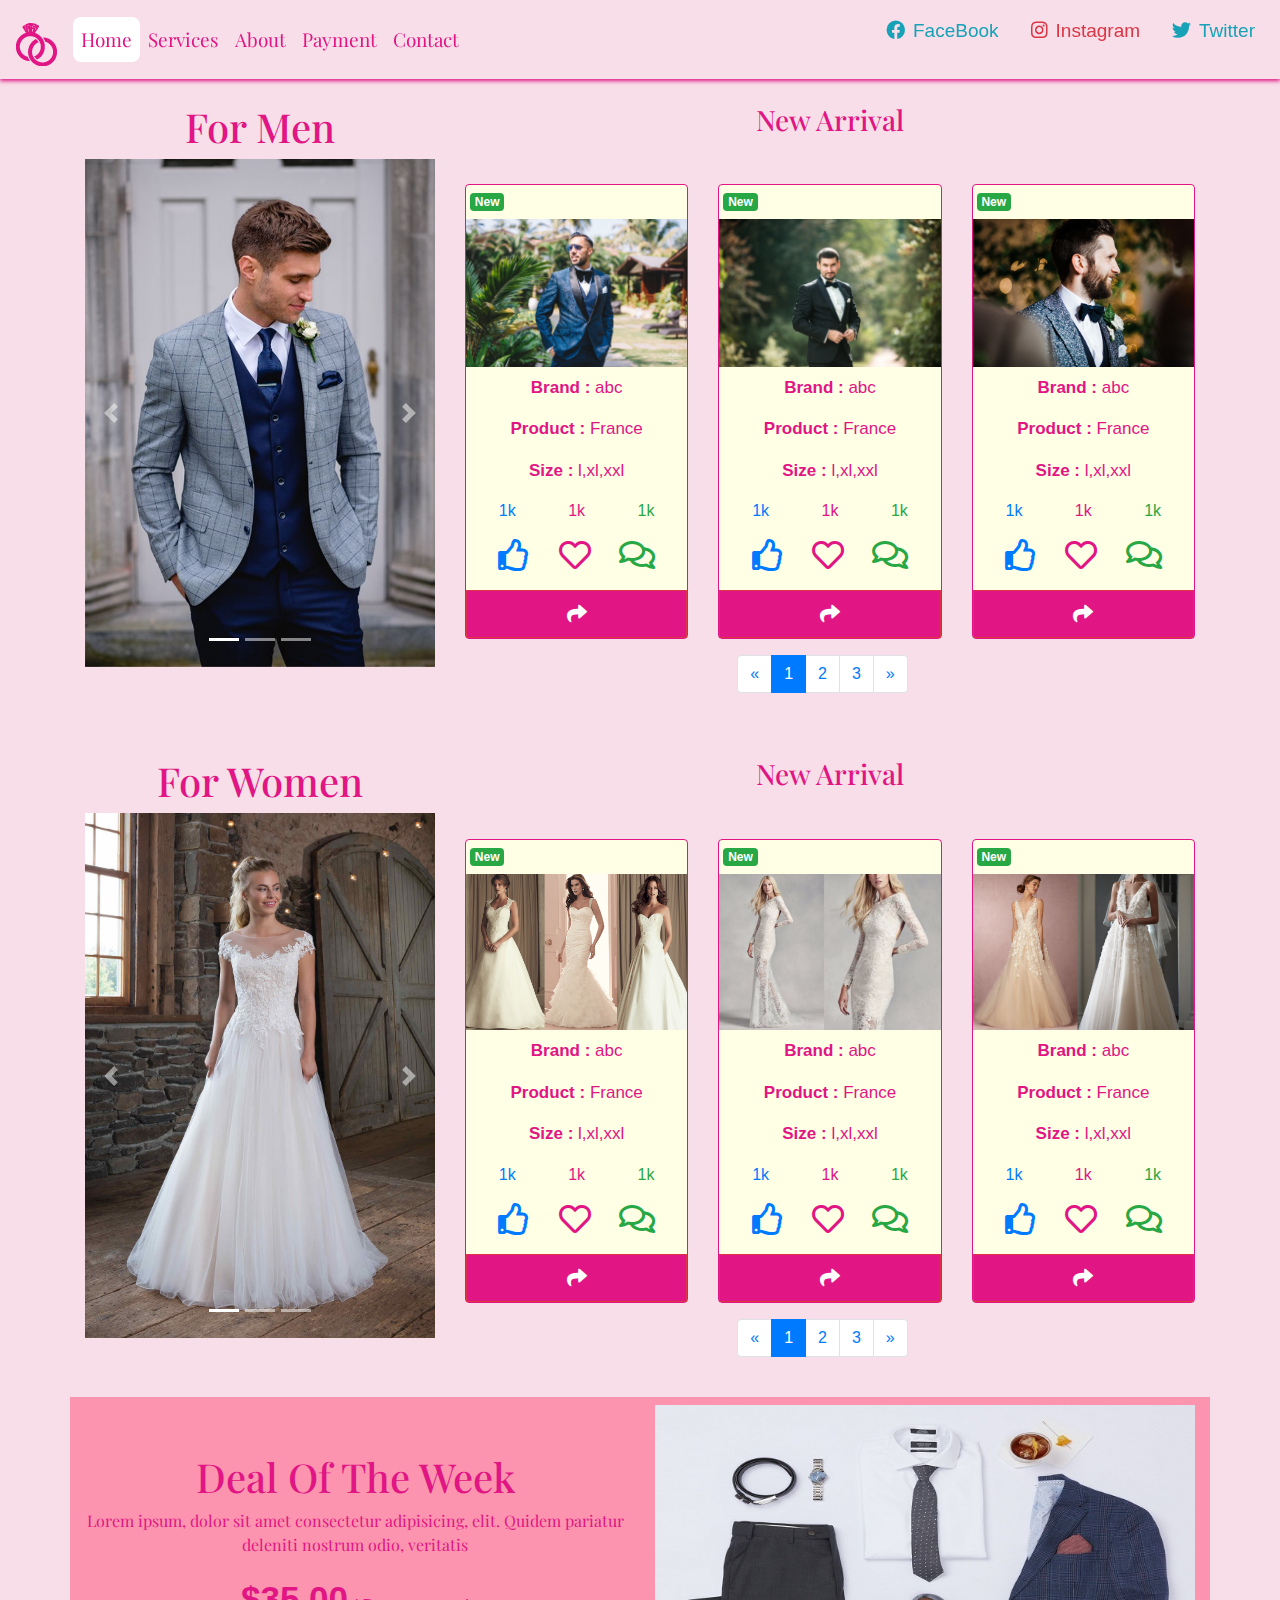
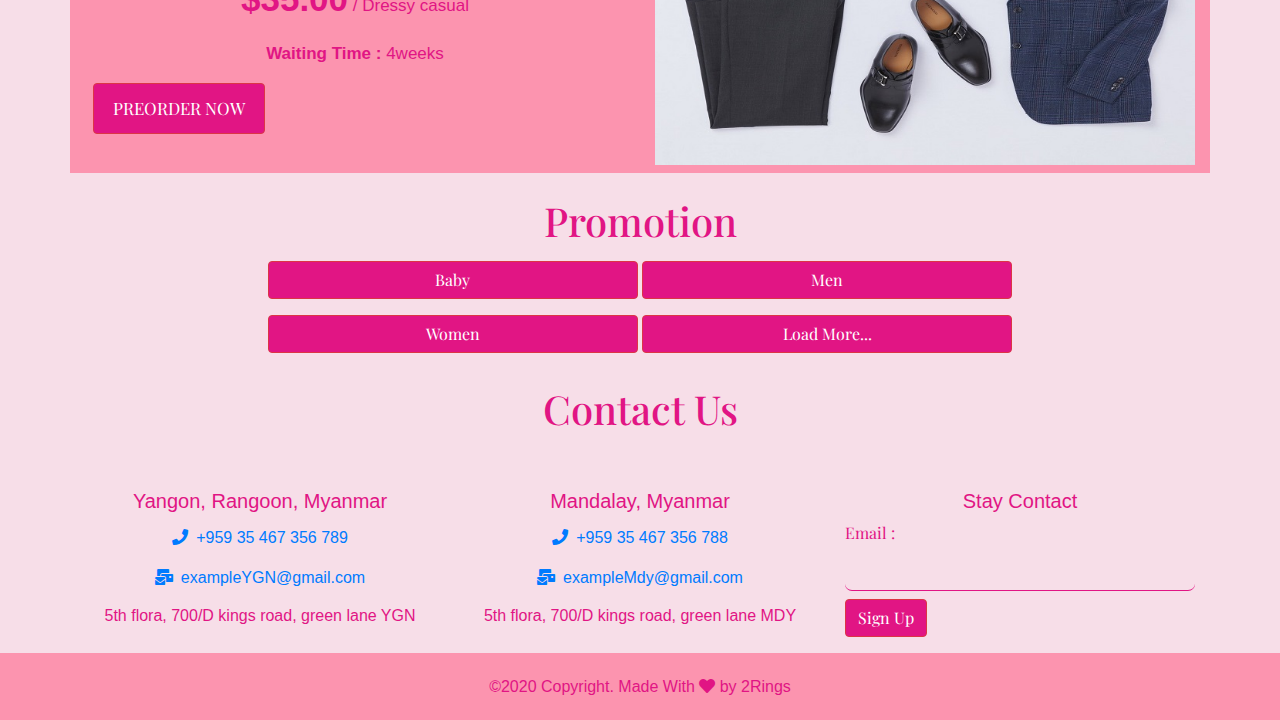
<file: wed-dressing.html>
<!DOCTYPE html>
<html lang="en">
<head>
	<meta charset="UTF-8">	
	<meta name="viewport" content="width=device-width,initial-scale=1">
	<title>2Rings</title>
	<link rel="stylesheet" href="library/bootstrap/bootstrap.min.css">
	<link rel="stylesheet" href="library/fontawesome/fontawesome-all.min.css">
	<link rel="preconnect" href="https://fonts.gstatic.com">
	<link href="https://fonts.googleapis.com/css2?family=Playfair+Display:ital@1&display=swap" rel="stylesheet">
	<link rel="stylesheet" href="css/style.css">
	<link rel="shourtcut icon" href="images/logo.png">
</head>
<body>

	<!-- navbar starts -->
		<nav class="navbar sticky-top navbar-expand-lg navbar-light">
		  <button class="navbar-toggler" type="button" data-toggle="collapse" data-target="#navbarSupportedContent" aria-controls="navbarSupportedContent" aria-expanded="false" aria-label="Toggle navigation">
		    <span class="navbar-toggler-icon"></span>
		  </button>
		  <a class="navbar-brand font-ca font-size-35 text-ma" href="#"><img src="images/logo.png" alt=""></a>

		  <div class="collapse navbar-collapse" id="navbarSupportedContent">
		    <ul class="navbar-nav mr-auto">
		      <li class="nav-item current">
		        <a class="nav-link text-center font-ca font-size-19 text-ma" href="index.html">Home  <span class="sr-only">(current)</span></a>
		      </li>
		      <li class="nav-item">
		        <a class="nav-link text-center font-ca font-size-19 text-ma" href="#services">Services</a>
		      </li>
		      <li class="nav-item">
		        <a class="nav-link text-center font-ca font-size-19 text-ma" href="#about">About</a>
		      </li>
		      <li class="nav-item">
		        <a class="nav-link text-center font-ca font-size-19 text-ma" href="#card-wrap">Payment</a>
		      </li>
		      <li class="nav-item">
		        <a class="nav-link text-center font-ca font-size-19 text-ma" href="#contact-wrap">Contact</a>
		      </li>
		    </ul>
		     
		    	<ul class="nav1">
		    		<div class="row">
		    		<li class="nav-item1">
		    			<a href="#" class="nav-link1 text-info font-size-19 mr-4"><i class="fab fa-facebook px-2"></i>FaceBook</a>
		    		</li>
		    		<li class="nav-item1">
		    			<a href="#" class="nav-link1 text-danger font-size-19 mr-4"><i class="fab fa-instagram px-2"></i>Instagram</a>
		    		</li>
		    		<li class="nav-item1">
		    			<a href="#" class="nav-link1 text-info font-size-19 mr-4"><i class="fab fa-twitter px-2"></i>Twitter</a>
		    		</li>
		    		</div>
		    	</ul>
		  </div>
		</nav>

	<!-- wedding dresses men start -->
		<section id="wed-dress">
			<div class="container">
				<div class="row">
					<div class="col-lg-4 col-md-12 mt-4 mb-4">
					  <h1 class="text-center text-ma font-ca mb-2">For Men</h1>
						<div id="slider" class="carousel slide carousel-fade" data-ride="carousel">
							<ol class="carousel-indicators">
							    <li data-target="#slider" data-slide-to="0" class="active"></li>
							    <li data-target="#slider" data-slide-to="1"></li>
							    <li data-target="#slider" data-slide-to="2"></li>
							  </ol>
						    <div class="carousel-inner">
							    <div class="carousel-item active">
							      <img src="images/mdress.jpg" class="d-block w-100">
							    </div>
							    <div class="carousel-item">
							      <img src="images/mdress1.jpg" class="d-block w-100">
							    </div>
							    <div class="carousel-item">
							      <img src="images/mdress4.jpg" class="d-block w-100">
							    </div>
							  </div>

						    <a class="carousel-control-prev" href="#slider" role="button" data-slide="prev">
						       <span class="carousel-control-prev-icon" aria-hidden="true"></span>
						       <span class="sr-only">Previous</span>
						  </a>

						    <a class="carousel-control-next" href="#slider" role="button" data-slide="next">
						     <span class="carousel-control-next-icon" aria-hidden="true"></span>
						     <span class="sr-only">Next</span>
						   </a>
						</div>
					</div>

					<div class="col-lg-8 col-md-12 mt-4 mb-4">
						<h3 class="text-center text-ma font-ca mb-5">New Arrival</h3>
						<div class="row">
							<div class="col-md-12 col-lg-4 col-sm-12">
								<div class="card mb-3 bg-light-pink">
									<div class="card-item">
										<div class="badge badge-success mt-2 mb-2 ml-1">New</div>
										<img src="images/m-dress.jpg" alt="" class="img-fluid mb-2">
										<p class="text-center font-size-17 text-ma"><b>Brand : </b>abc</p>
										<p class="text-center font-size-17 text-ma"><b>Product : </b>France</p>
										<p class="text-center font-size-17 text-ma"><b>Size : </b>l,xl,xxl</p>
										<p class="text-center text-ca">
											<span class="text-primary">1k</span>
											<span class="pl-5 text-ma">1k</span>
											<span class="pl-5 text-success">1k</span>
										</p>
										<div class="icon text-center mb-3">
											<span><i class="far fa-thumbs-up fa-2x text-primary"></i></span>
											<span id="heart-toggle">
												<i class="far fa-heart fa-2x pl-4 text-ma"></i>
											</span>
											<span><i class="far fa-comments  fa-2x pl-4 text-success"></i></span>
										</div>
										<button class="btn btn-lg btn-outline-danger w-100"><i class="text-white fas fa-share"></i></button>
									</div>
								</div>
							</div>
							<div class="col-md-12 col-lg-4 col-sm-12">
								<div class="card mb-3 bg-light-pink">
									<div class="card-item">
										<div class="badge badge-success mt-2 mb-2 ml-1">New</div>
										<img src="images/m-dress1.jpg" alt="" class="img-fluid mb-2">
										<p class="text-center font-size-17 text-ma"><b>Brand : </b>abc</p>
										<p class="text-center font-size-17 text-ma"><b>Product : </b>France</p>
										<p class="text-center font-size-17 text-ma"><b>Size : </b>l,xl,xxl</p>
										<p class="text-center text-ca">
											<span class="text-primary">1k</span>
											<span class="pl-5 text-ma">1k</span>
											<span class="pl-5 text-success">1k</span>
										</p>
										<div class="icon text-center mb-3">
											<span><i class="far fa-thumbs-up fa-2x text-primary"></i></span>
											<span id="heart-toggle"><i class="far fa-heart  fa-2x pl-4 text-ma"></i></span>
											<span><i class="far fa-comments  fa-2x pl-4 text-success"></i></span>
										</div>
										<button class="btn btn-lg btn-outline-danger w-100"><i class="text-white fas fa-share"></i></button>
									</div>
								</div>
							</div>
							<div class="col-md-12 col-lg-4 col-sm-12">
								<div class="card mb-3 bg-light-pink">
									<div class="card-item">
										<div class="badge badge-success mt-2 mb-2 ml-1">New</div>
										<img src="images/m-dress2.jpg" alt="" class="img-fluid mb-2">
										<p class="text-center font-size-17 text-ma"><b>Brand : </b>abc</p>
										<p class="text-center font-size-17 text-ma"><b>Product : </b>France</p>
										<p class="text-center font-size-17 text-ma"><b>Size : </b>l,xl,xxl</p>
										<p class="text-center text-ca">
											<span class="text-primary">1k</span>
											<span class="pl-5 text-ma">1k</span>
											<span class="pl-5 text-success">1k</span>
										</p>
										<div class="icon text-center mb-3">
											<span><i class="far fa-thumbs-up fa-2x text-primary"></i></span>
											<span id="heart-toggle"><i class="far fa-heart  fa-2x pl-4 text-ma"></i></span>
											<span><i class="far fa-comments  fa-2x pl-4 text-success"></i></span>
										</div>
										<button class="btn btn-lg btn-outline-danger w-100"><i class="text-white fas fa-share"></i></button>
									</div>
								</div>
							</div>
							<ul class="pagination justify-content-center col-md-12">
									<li class="page-item">
										<a href="#" class="page-link">&laquo;</a>
									</li>
									<li class="page-item active">
										<a href="#" class="page-link">1</a>
									</li>
									<li class="page-item">
										<a href="#" class="page-link">2</a>
									</li>
									<li class="page-item">
										<a href="#" class="page-link">3</a>
									</li>				
									<li class="page-item">
										<a href="#" class="page-link">&raquo;</a>
									</li>
								</ul>
						</div>
					</div>
				</div>
			</div>
		</section>

	<!-- wedding dresses women start -->
		<section id="wed-dress">
			<div class="container">
				<div class="row">
					<div class="col-lg-4 col-md-12 mt-4 mb-4">
					  <h1 class="text-center text-ma font-ca mb-2">For Women</h1>
						<div id="slider1" class="carousel slide carousel-fade" data-ride="carousel">
							<ol class="carousel-indicators">
							    <li data-target="#slider1" data-slide-to="0" class="active"></li>
							    <li data-target="#slider1" data-slide-to="1"></li>
							    <li data-target="#slider1" data-slide-to="2"></li>
							  </ol>
						    <div class="carousel-inner">
							    <div class="carousel-item active">
							      <img src="images/dress1.jpg" class="d-block w-100">
							    </div>
							    <div class="carousel-item">
							      <img src="images/dress4.jpg" class="d-block w-100">
							    </div>
							    <div class="carousel-item">
							      <img src="images/dress3.jpg" class="d-block w-100">
							    </div>
							  </div>

						    <a class="carousel-control-prev" href="#slider1" role="button" data-slide="prev">
						       <span class="carousel-control-prev-icon" aria-hidden="true"></span>
						       <span class="sr-only">Previous</span>
						  </a>

						    <a class="carousel-control-next" href="#slider1" role="button" data-slide="next">
						     <span class="carousel-control-next-icon" aria-hidden="true"></span>
						     <span class="sr-only">Next</span>
						   </a>
						</div>
					</div>

					<div class="col-lg-8 col-md-12 mt-4 mb-4">
						<h3 class="text-center text-ma font-ca mb-5">New Arrival</h3>
						<div class="row">
							<div class="col-md-12 col-lg-4 col-sm-12">
								<div class="card mb-3 bg-light-pink">
									<div class="card-item">
										<div class="badge badge-success mt-2 mb-2 ml-1">New</div>
										<img src="images/p-dress2.png" alt="" class="img-fluid mb-2">
										<p class="text-center font-size-17 text-ma"><b>Brand : </b>abc</p>
										<p class="text-center font-size-17 text-ma"><b>Product : </b>France</p>
										<p class="text-center font-size-17 text-ma"><b>Size : </b>l,xl,xxl</p>
										<p class="text-center text-ca">
											<span class="text-primary">1k</span>
											<span class="pl-5 text-ma">1k</span>
											<span class="pl-5 text-success">1k</span>
										</p>
										<div class="icon text-center mb-3">
											<span><i class="far fa-thumbs-up fa-2x text-primary"></i></span>
											<span id="heart-toggle"><i class="far fa-heart  fa-2x pl-4 text-ma"></i></span>
											<span><i class="far fa-comments  fa-2x pl-4 text-success"></i></span>
										</div>
										<button class="btn btn-lg btn-outline-danger w-100"><i class="text-white fas fa-share"></i></button>
									</div>
								</div>
							</div>
							<div class="col-md-12 col-lg-4 col-sm-12">
								<div class="card mb-3 bg-light-pink">
									<div class="card-item">
										<div class="badge badge-success mt-2 mb-2 ml-1">New</div>
										<img src="images/p-dress1.png" alt="" class="img-fluid mb-2">
										<p class="text-center font-size-17 text-ma"><b>Brand : </b>abc</p>
										<p class="text-center font-size-17 text-ma"><b>Product : </b>France</p>
										<p class="text-center font-size-17 text-ma"><b>Size : </b>l,xl,xxl</p>
										<p class="text-center text-ca">
											<span class="text-primary">1k</span>
											<span class="pl-5 text-ma">1k</span>
											<span class="pl-5 text-success">1k</span>
										</p>
										<div class="icon text-center mb-3">
											<span><i class="far fa-thumbs-up fa-2x text-primary"></i></span>
											<span id="heart-toggle"><i class="far fa-heart  fa-2x pl-4 text-ma"></i></span>
											<span><i class="far fa-comments  fa-2x pl-4 text-success"></i></span>
										</div>
										<button class="btn btn-lg btn-outline-danger w-100"><i class="text-white fas fa-share"></i></button>
									</div>
								</div>
							</div>
							<div class="col-md-12 col-lg-4 col-sm-12">
								<div class="card mb-3 bg-light-pink">
									<div class="card-item">
										<div class="badge badge-success mt-2 mb-2 ml-1">New</div>
										<img src="images/p-dress3.png" alt="" class="img-fluid mb-2">
										<p class="text-center font-size-17 text-ma"><b>Brand : </b>abc</p>
										<p class="text-center font-size-17 text-ma"><b>Product : </b>France</p>
										<p class="text-center font-size-17 text-ma"><b>Size : </b>l,xl,xxl</p>
										<p class="text-center text-ca">
											<span class="text-primary">1k</span>
											<span class="pl-5 text-ma">1k</span>
											<span class="pl-5 text-success">1k</span>
										</p>
										<div class="icon text-center mb-3">
											<span><i class="far fa-thumbs-up fa-2x text-primary"></i></span>
											<span id="heart-toggle"><i class="far fa-heart  fa-2x pl-4 text-ma"></i></span>
											<span><i class="far fa-comments  fa-2x pl-4 text-success"></i></span>
										</div>
										<button class="btn btn-lg btn-outline-danger w-100"><i class="text-white fas fa-share"></i></button>
									</div>
								</div>
							</div>
							<ul class="pagination justify-content-center col-md-12">
									<li class="page-item">
										<a href="#" class="page-link">&laquo;</a>
									</li>
									<li class="page-item active">
										<a href="#" class="page-link">1</a>
									</li>
									<li class="page-item">
										<a href="#" class="page-link">2</a>
									</li>
									<li class="page-item">
										<a href="#" class="page-link">3</a>
									</li>				
									<li class="page-item">
										<a href="#" class="page-link">&raquo;</a>
									</li>
								</ul>
						</div>
					</div>
				</div>
			</div>
		</section>

	<!-- order deal of the week -->
		<section id="order">
			<div class="container bg-pink">
				<div class="row">
					<div class="col-md-6 mt-5">
						<h1 class="text-center font-ca mt-2 text-white text-ma">Deal Of The Week</h1>
						<p class="font-ca text-center text-white text-ma">Lorem ipsum, dolor sit amet consectetur adipisicing, elit. Quidem pariatur deleniti nostrum odio, veritatis </p>
						<p class="text-center text-ma font-size-17"><b class="font-size-35">$35.00</b> / Dressy casual</p>
						<p class="text-center text-white text-ma font-size-17"><b>Waiting Time : </b>4weeks</p>
						<a href="#" class="btn ml-2 mb-3 btn-outline-danger font-ca">PreOrder Now</a>
					</div>
					<div class="col-md-6 mt-2 mb-2">
						<img src="images/dress-set.jpg" alt="" class="img img-fluid">
					</div>
				</div>
			</div>
		</section>

	<!-- promotion start -->
		<section id="promotion">
			<div class="container mt-4">
				<div class="row"></div>
			</div>
		</section>
		<section id="promotion">
			<div class="container mb-3">
				<div class="row">
					<div class="col-12">
						<h1 class="text-ma text-center mb-3 font-ca">Promotion</h1>
						<div class="text-center">
						<button class="btn btn-outline-danger font-ca mb-3 col-sm-12 col-md-4">Baby</button>
						<button class="btn btn-outline-danger font-ca mb-3 col-sm-12 col-md-4">Men</button>
						<button class="btn btn-outline-danger font-ca mb-3 col-sm-12 col-md-4">Women</button>
						<button class="btn btn-outline-danger font-ca mb-3 col-sm-12 col-md-4">Load More...</button>
						</div>
					</div>
				</div>
			</div>
		</section>

	<!-- contact us start -->
		<section class="container" id="contact-wrap">
			<h1 class="text-center text-ma mt-3 font-ca">Contact Us</h1>
			<div class="row">
				<div class="col-md-4 mt-5">
					<h5 class="text-center text-ma">Yangon, Rangoon, Myanmar</h5>
					<p class="text-center text-pink"><i class="fas fa-phone text-primary mt-2 pr-2"></i><a href="#">+959 35 467 356 789</a></p>
					<p class="text-center text-pink"><i class="	fas fa-mail-bulk text-primary pr-2"></i><a href="#">exampleYGN@gmail.com</a></p>
					<h6 class="text-center text-ma">5th flora, 700/D kings road,
					green lane YGN</h6>
				</div>

				<div class="col-md-4 mt-5">
					<h5 class="text-center text-ma">Mandalay, Myanmar</h5>
					<p class="text-center text-pink"><i class="fas fa-phone text-primary mt-2 pr-2"></i><a href="#">+959 35 467 356 788</a></p>
					<p class="text-center text-pink"><i class="	fas fa-mail-bulk text-primary pr-2"></i><a href="#">exampleMdy@gmail.com</a></p>
					<h6 class="text-center text-ma">5th flora, 700/D kings road,
					green lane MDY</h6>
				</div>

				<div class="col-md-4 mt-5">
					<h5 class="text-center text-ma">Stay Contact</h5>
					<label for="email1" class="text-ma font-ca">Email :</label>
					<input type="email" class="form-control btn-outline-danger text-ma" id="email1">
					<button class="btn btn-outline-danger mt-2 mb-3 font-ca">Sign Up</button>
				</div>
				
			</div>
		</section>

	<!-- footer section -->
			<footer class="wap">
	  					<div class="foot">
	  						<div class="container-fluid">
	  							<div class="row">
	  							<div class="col-12">
	  								<h6 class="mt-4 mb-4 text-center text-ma">&copy;2020 Copyright. Made With <i class="fas fa-heart text-ma"></i> by <span class="text-ma">2Rings</span></h6>
	  							</div>
	  						</div>
	  					</div>
	  				</div>
	  			</footer>


	<script src="library/bootstrap/jquery-3.4.1.slim.min.js"></script>
	<script src="library/bootstrap/popper.min.js"></script>
	<script src="library/bootstrap/bootstrap.min.js"></script>
	<script src="js/script.js"></script>
</body>
</html>
</file>
<file: css/style.css>
/*global*/
.font-ca{
	font-family: 'Playfair Display', serif;
}

.font-size-35{
	font-size: 35px;
}

.font-size-19{
	font-size: 19px;
}

.font-size-17{
	font-size: 17px;
}

.text-pink{
	color: #fa86c4 !important;
}

.text-ma{
	color: #e11584 !important;
}
.bg-pink{
	background: #fc94af;
}
.bg-ma{
	background: #e11584;
}
.bg-light-pink{
	background: #ffffe6;
}
.bg-footer{
	background: #f2b8c6 !important;
}

/*navbar*/
.navbar{
	background: #f7dee8 !important;
	box-shadow: 0px 2px 4px #e11584;
}
.current{
	background-color: #fff;
	border-radius: 8px;
}
.nav-link:focus{
	background-color: #fff !important;
	border-radius: 8px;
}
.nav-link:hover{
	background: #fec5e5;
	opacity: 0.5;
	border-radius: 8px;
}

.nav-item1{
	list-style-type: none;
}
body{
	background: #f7dee8;
}
html{
	scroll-behavior: smooth;
}
.header-home .overlay{
	background: url(../images/header4.jpg);
	background-size: cover;
	background-position: center;
	background-repeat: no-repeat;
	background-attachment: fixed;
	position: absolute;
	width: 100%;
	height: 100%;
}
.header{
	background: url(../images/header4.jpg);
	background-size: cover;
	background-position: center;
	background-repeat: no-repeat;
	background-attachment: fixed;
	position: relative;
	height: 100vh;
}

.description{
	position: absolute;
	top: 50%;
	left: 50%;
	transform: translate(-50%,-50%);
	text-align: center;
}
.overlay{
	min-width: 100%;
	min-height: 100%;
	/*background: #000;
	opacity: .3;*/
	background-color: rgba(0,0,0,.2);
	position: absolute;
	top: 0;
	left: 0;
}
.description h1{
	border-bottom: 3px solid #9e4244;
	padding: 5px 0;
}
.description p{
	font-size: 1.2rem;
	line-height: 2rem;
	margin-top: 20px;
}
.description .btn-login{
	border: 1px solid #e11584;
	background: #fa86c4;
	color: #fff;
}
.description .btn-sign {
	border: 1px solid #e11584;
	background: #fa86c4;
	color: #fff;
}
.description .btn-regis{
	color: #fff;
}
.description button:hover{
	border: 1px solid #7c1423;
	background: #fff;
	color: #e11584;
}

.header .time{
	font-family: 'Kanit', sans-serif;
	font-size: 16px;
}
/*services*/
.services .service-title{
	font-family: 'Kanit', sans-serif;
}

.services .btn{
	background: #fa86c4;
	color: #fff;
}

.services button:hover{
	border: 1px solid #7c1423;
	background: #fff;
	color: #e11584;
}

.services .img:hover{
	cursor: pointer;
	box-shadow: 0 4px 8px 0 rgba(0, 0, 0, 0.2), 0 6px 20px 0 rgba(0, 0, 0, 0.19);
}
/*form*/
#about .form h4{
	color: #fff;
}
#about .form{
	background: #fa86c4;
	border-radius: 7px;
}

#about .form label{
	color: #fff;
}

#about .form button{
	background: #e11584;
	color: #fff;
}
#about .form button:hover{
	border: 1px solid #7c1423;
	background: #fff;
	color: #fa86c4;
}
#about .form .form-control{
	border: none;
	outline: none;
	background: transparent;
	border-bottom: 1px solid #fff;
}

/*about*/
.about>img{
	position: absolute;
	width: 100%;
	height: 100%;
	z-index: -1;
}
.form-about .about p{
	text-align: center;
}
#about #name:focus,#email:focus,#phone:focus,#time:focus{
	/*border:1px solid red !important;*/
	box-shadow: 1px 1px 6px red !important;
}

/*card*/
#card-wrap .card{
	background: #fa86c4;
	border-radius: 0px;
	cursor: pointer;
}
#card-wrap .card{
	box-shadow: 1px 2px 5px #999;
	transition: all 200ms;
}
#card-wrap .card:hover{
	box-shadow: 2px 3px 15px #999;
	transform: translateY(-1px);
}

/*customers' survey*/
#customers-wrap{
	background: url(../images/header0.jpg);
	background-size: cover;
	background-position: center;
	background-repeat: no-repeat;
	background-attachment: fixed;
}

#customers-wrap .card{
	background: #fa86c4 !important;
}

#customers-wrap .input-group{
	display: flex;
  	width: 100%;
  	margin-bottom: 15px;
}
#customers-wrap .icon{
	padding: 10px;
  	background: #e11584;
  	color: white;
  	min-width: 50px;
  	text-align: center;
}
#customers-wrap button{
	background: #e11584 !important;
}

#customers-wrap .card img{
  display: block;
  margin-left: auto;
  margin-right: auto;
  width: 80%;
  height: 80%;
  border-radius: 50%;
}

#customers-wrap .form-control{
	outline: none;
	background: transparent;
	border-bottom: 1px solid #e11584;
	border-radius: 3px;
}

/*contact us*/
#contact-wrap .form-control{
	border: none;
	outline: none;
	background: transparent;
	border-bottom: 1px solid #e11584;
	border-radius: 7px;
}

#contact-wrap button{
	background: #e11584;
	color: #fff;
}
#contact-wrap button:hover{
	border: 1px solid #7c1423;
	background: #fff;
	color: #e11584;
}

/*footer*/
footer{
	background: #fc94af;
}

/*hotel1 start*/
#hotel1 img{
	border: 1px solid #e11584;
}
#hotel1 .room{
	background: #e11584;
	color: #fff;
	border: none;
}
#hotel1 .card{
	border: 1px solid #e11584;
}
#hotel1 .img-wrap{
	overflow: hidden;
}
#hotel1 img:hover{
	transform: scale(1.2);
	transition: transform 1.5s ease;
}
#hotel1 button{
	background: #e11584;
	color: #fff;
}
#hotel1 button:hover{
	border: 1px solid #7c1423;
	background: #fff;
	color: #fa86c4;
}

/*wed-dressing*/
#wed-dress .card{
	border-color: #e11584;
}
#wed-dress button{
	background: #e11584;
	color: #fff;
	border-radius: 0;
}
#wed-dress .icon{
	cursor: pointer;
}
/*promotion*/
#promotion button{
	background: #e11584;
	color: #fff;
}
#promotion button:hover{
	border: 1px solid #7c1423;
	background: #fff;
	color: #fa86c4;
}
/*honeymoon*/
#honeymoon .card-item{
	position: relative;
	width: 100%;
}
#honeymoon .img {
  display: block;
  width: 100%;
  height: auto;
}
#honeymoon .overlay {
  position: absolute;
  top: 0;
  bottom: 0;
  left: 0;
  right: 0;
  height: 100%;
  width: 100%;
  opacity: 0;
  transition: .5s ease;
  background-color: #fa86c4;
}
#honeymoon .card-item:hover .overlay {
  opacity: 1;
}

#honeymoon .text {
  color: white;
  font-size: 20px;
  position: absolute;
  top: 50%;
  left: 50%;
  transform: translate(-50%, -50%);
  text-align: center;
}


#honeymoon-country .card-item{
	position: relative;
	width: 100%;
}
#honeymoon-country .img {
  display: block;
  width: 100%;
  height: auto;
}
#honeymoon-country .overlay {
  position: absolute;
  top: 0;
  bottom: 0;
  left: 0;
  right: 0;
  height: 100%;
  width: 100%;
  opacity: 0;
  transition: .5s ease;
  background-color: #fa86c4;
}
#honeymoon-country .card-item:hover .overlay {
  opacity: 1;
}

#honeymoon-country .text {
  color: white;
  font-size: 20px;
  position: absolute;
  top: 50%;
  left: 50%;
  transform: translate(-50%, -50%);
  -webkit-transform: translate(-50%, -50%);
  -ms-transform: translate(-50%, -50%);
  text-align: center;
}
#honeymoon-country button{
	background: #e11584;
	color: #fff;
}
#honeymoon-country button:hover{
	border: 1px solid #7c1423;
	background: #fff;
	color: #fa86c4;
}

#heart2{
	display: none;
}

/*wed-dress*/
#order .btn{
	font-size: 17px;
	color: #fff !important; 
	padding: 12px 19px;
	background: #e11584 !important;
	text-transform: uppercase;
}
#order a .btn{
	text-decoration: none;

}

/*pre-photo*/
#indoor .card{
	box-shadow: 1px 3px 5px #999;
}
#indoor button{
	background: #e11584;
	color: #fff;
}
#indoor button:hover{
	border: 1px solid #7c1423;
	background: #fff;
	color: #fa86c4;
}
#outdoor .card{
	box-shadow: 1px 3px 5px #999;
}
#outdoor i{
	cursor: pointer;
}
#outdoor button{
	background: #e11584;
	color: #fff;
}
#outdoor button:hover{
	border: 1px solid #7c1423;
	background: #fff;
	color: #fa86c4;
}

/*food and Venue*/
#food img{
	width: 80%;
	height: 80%;
	border-radius: 50%;
}
#food button{
	background: #e11584;
	color: #fff;
}
#food button:hover{
	border: 1px solid #7c1423;
	background: #fff;
	color: #fa86c4;
}
#food img{
	box-shadow: 1px 3px 5px #999;
}
#venue button{
	background: #e11584;
	color: #fff;
}
#venue button:hover{
	border: 1px solid #7c1423;
	background: #fff;
	color: #fa86c4;
}
#venue img{
	box-shadow: 1px 3px 5px #999;
}

/*dinner start*/
#restaurant img{
	border-radius: 10px;
}
#restaurant button{
	background: #e11584;
	color: #fff;
}
#restaurant button:hover{
	border: 1px solid #7c1423;
	background: #fff;
	color: #fa86c4;
}
#restaurant img{
	box-shadow: 2px 4px 6px #999;
}
</file>
